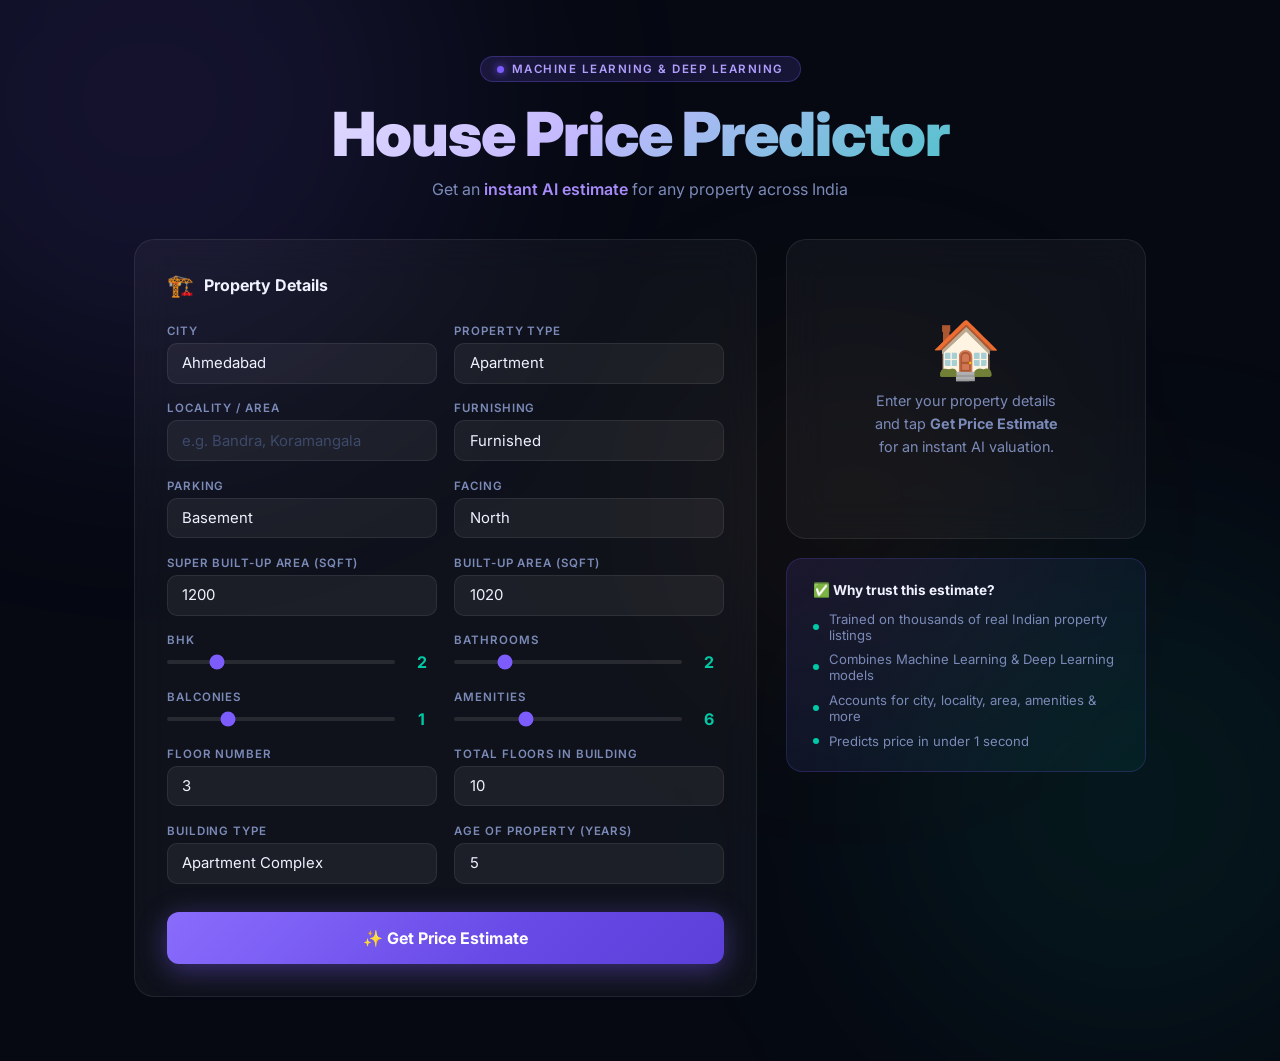
<file: index.html>
<!DOCTYPE html>
<html lang="en">

<head>
  <meta charset="UTF-8" />
  <meta name="viewport" content="width=device-width, initial-scale=1.0" />
  <title>House Price Predictor System</title>
  <link href="https://fonts.googleapis.com/css2?family=Inter:wght@300;400;500;600;700;800;900&display=swap"
    rel="stylesheet" />
  <style>
    *,
    *::before,
    *::after {
      box-sizing: border-box;
      margin: 0;
      padding: 0;
    }

    :root {
      --bg: #060912;
      --surface: rgba(255, 255, 255, 0.04);
      --border: rgba(255, 255, 255, 0.08);
      --accent: #7c5cfc;
      --gold: #f5a623;
      --teal: #00c9a7;
      --text: #f0f2ff;
      --muted: #7b8ab8;
      --input: rgba(255, 255, 255, 0.055);
      --radius: 14px;
    }

    body {
      font-family: 'Inter', sans-serif;
      background: var(--bg);
      color: var(--text);
      min-height: 100vh;
      overflow-x: hidden;
    }

    .bg-orbs {
      position: fixed;
      inset: 0;
      pointer-events: none;
      z-index: 0;
    }

    .orb {
      position: absolute;
      border-radius: 50%;
      filter: blur(120px);
      animation: float 12s ease-in-out infinite alternate;
    }

    .orb1 {
      width: 600px;
      height: 600px;
      background: rgba(124, 92, 252, 0.12);
      top: -200px;
      left: -150px;
      animation-duration: 14s;
    }

    .orb2 {
      width: 500px;
      height: 500px;
      background: rgba(0, 201, 167, 0.08);
      bottom: -150px;
      right: -100px;
      animation-duration: 10s;
    }

    .orb3 {
      width: 300px;
      height: 300px;
      background: rgba(245, 166, 35, 0.07);
      top: 40%;
      left: 55%;
      animation-duration: 18s;
    }

    @keyframes float {
      from {
        transform: translate(0, 0) scale(1);
      }

      to {
        transform: translate(30px, 30px) scale(1.08);
      }
    }

    header {
      position: relative;
      z-index: 10;
      text-align: center;
      padding: 3.5rem 1.5rem 2.5rem;
    }

    .tag {
      display: inline-flex;
      align-items: center;
      gap: 8px;
      background: rgba(124, 92, 252, 0.15);
      border: 1px solid rgba(124, 92, 252, 0.3);
      border-radius: 30px;
      padding: 5px 16px;
      font-size: 0.72rem;
      letter-spacing: 1.5px;
      color: #b09fff;
      font-weight: 600;
      text-transform: uppercase;
      margin-bottom: 1.2rem;
    }

    .tag-dot {
      width: 7px;
      height: 7px;
      background: #7c5cfc;
      border-radius: 50%;
      box-shadow: 0 0 8px #7c5cfc;
      animation: pulse 2s ease-in-out infinite;
    }

    @keyframes pulse {

      0%,
      100% {
        opacity: 1;
      }

      50% {
        opacity: 0.4;
      }
    }

    h1 {
      font-size: clamp(2.2rem, 5vw, 3.8rem);
      font-weight: 900;
      line-height: 1.1;
      background: linear-gradient(135deg, #ffffff 0%, #c4b8ff 45%, #00c9a7 100%);
      -webkit-background-clip: text;
      -webkit-text-fill-color: transparent;
      background-clip: text;
      letter-spacing: -1px;
    }

    .subtitle {
      margin-top: 0.7rem;
      font-size: 1rem;
      color: var(--muted);
      font-weight: 400;
    }

    .subtitle span {
      color: #a78bfa;
      font-weight: 600;
    }

    .page {
      position: relative;
      z-index: 10;
      max-width: 1060px;
      margin: 0 auto;
      padding: 0 1.5rem 4rem;
      display: grid;
      grid-template-columns: 1fr 360px;
      gap: 1.8rem;
      align-items: start;
    }

    @media (max-width: 860px) {
      .page {
        grid-template-columns: 1fr;
      }
    }

    .card {
      background: var(--surface);
      border: 1px solid var(--border);
      border-radius: 20px;
      padding: 2rem 2rem;
      backdrop-filter: blur(20px);
    }

    .card-head {
      font-size: 1rem;
      font-weight: 700;
      margin-bottom: 1.6rem;
      display: flex;
      align-items: center;
      gap: 10px;
    }

    .card-head .ico {
      font-size: 1.35rem;
    }

    .grid {
      display: grid;
      grid-template-columns: 1fr 1fr;
      gap: 1.1rem;
    }

    @media (max-width: 520px) {
      .grid {
        grid-template-columns: 1fr;
      }
    }

    .field {
      display: flex;
      flex-direction: column;
      gap: 5px;
    }

    .field label {
      font-size: 0.72rem;
      color: var(--muted);
      font-weight: 600;
      text-transform: uppercase;
      letter-spacing: 0.9px;
    }

    input,
    select {
      background: var(--input);
      border: 1px solid var(--border);
      border-radius: 10px;
      color: var(--text);
      font-family: 'Inter', sans-serif;
      font-size: 0.93rem;
      padding: 0.65rem 0.9rem;
      outline: none;
      width: 100%;
      transition: border 0.2s, box-shadow 0.2s;
      -webkit-appearance: none;
    }

    select option {
      background: #111827;
    }

    input:focus,
    select:focus {
      border-color: var(--accent);
      box-shadow: 0 0 0 3px rgba(124, 92, 252, 0.18);
    }

    input::placeholder {
      color: #3d4a6a;
    }

    .slider-row {
      display: flex;
      align-items: center;
      gap: 12px;
    }

    input[type=range] {
      flex: 1;
      -webkit-appearance: none;
      height: 4px;
      background: rgba(255, 255, 255, 0.1);
      border-radius: 99px;
      outline: none;
      padding: 0;
      border: none;
      cursor: pointer;
      accent-color: var(--accent);
    }

    .sval {
      min-width: 30px;
      text-align: center;
      font-weight: 700;
      font-size: 1rem;
      color: var(--teal);
    }

    .btn {
      width: 100%;
      margin-top: 1.8rem;
      padding: 1rem;
      border: none;
      border-radius: 12px;
      cursor: pointer;
      font-family: 'Inter', sans-serif;
      font-size: 1rem;
      font-weight: 700;
      color: #fff;
      background: linear-gradient(135deg, #7c5cfc 0%, #5b3fd8 100%);
      box-shadow: 0 6px 28px rgba(124, 92, 252, 0.42);
      transition: transform 0.18s, box-shadow 0.18s;
      position: relative;
      overflow: hidden;
    }

    .btn::after {
      content: '';
      position: absolute;
      inset: 0;
      background: linear-gradient(135deg, rgba(255, 255, 255, 0.1) 0%, transparent 60%);
      pointer-events: none;
    }

    .btn:hover {
      transform: translateY(-2px);
      box-shadow: 0 10px 38px rgba(124, 92, 252, 0.55);
    }

    .btn:active {
      transform: translateY(0);
    }

    .btn.loading {
      opacity: 0.75;
      pointer-events: none;
    }

    .btn .spin-wrap {
      display: none;
    }

    .btn.loading .btn-label {
      opacity: 0;
    }

    .btn.loading .spin-wrap {
      display: flex;
      position: absolute;
      inset: 0;
      align-items: center;
      justify-content: center;
    }

    .spin {
      width: 22px;
      height: 22px;
      border: 3px solid rgba(255, 255, 255, 0.25);
      border-top-color: #fff;
      border-radius: 50%;
      animation: spin 0.8s linear infinite;
    }

    @keyframes spin {
      to {
        transform: rotate(360deg);
      }
    }

    .result-side {
      position: sticky;
      top: 1.4rem;
      display: flex;
      flex-direction: column;
      gap: 1.2rem;
    }

    .result-card {
      background: var(--surface);
      border: 1px solid var(--border);
      border-radius: 20px;
      padding: 2rem 1.8rem;
      backdrop-filter: blur(20px);
      min-height: 300px;
      display: flex;
      flex-direction: column;
      align-items: center;
      justify-content: center;
      text-align: center;
    }

    .idle-state {
      display: flex;
      flex-direction: column;
      align-items: center;
      gap: 12px;
    }

    .idle-house {
      font-size: 3.5rem;
      line-height: 1;
      animation: bob 3s ease-in-out infinite;
    }

    @keyframes bob {

      0%,
      100% {
        transform: translateY(0);
      }

      50% {
        transform: translateY(-8px);
      }
    }

    .idle-text {
      color: var(--muted);
      font-size: 0.9rem;
      max-width: 200px;
      line-height: 1.6;
    }

    .res-state {
      display: none;
      width: 100%;
      flex-direction: column;
      align-items: center;
      gap: 6px;
    }

    .res-state.show {
      display: flex;
    }

    .res-label {
      font-size: 0.72rem;
      color: var(--muted);
      text-transform: uppercase;
      letter-spacing: 1.2px;
    }

    .res-price {
      font-size: clamp(2rem, 5vw, 2.9rem);
      font-weight: 900;
      letter-spacing: -1px;
      background: linear-gradient(135deg, #b09fff 0%, #00c9a7 100%);
      -webkit-background-clip: text;
      -webkit-text-fill-color: transparent;
      background-clip: text;
      animation: pop 0.4s cubic-bezier(0.175, 0.885, 0.32, 1.275);
    }

    @keyframes pop {
      from {
        transform: scale(0.75);
        opacity: 0;
      }

      to {
        transform: scale(1);
        opacity: 1;
      }
    }

    .res-sub {
      font-size: 0.83rem;
      color: var(--muted);
      margin-bottom: 1rem;
    }

    .res-rows {
      width: 100%;
      border-top: 1px solid var(--border);
      padding-top: 1.2rem;
      display: flex;
      flex-direction: column;
      gap: 0.8rem;
      text-align: left;
    }

    .res-row {
      display: flex;
      justify-content: space-between;
      align-items: center;
    }

    .res-row .lbl {
      color: var(--muted);
      font-size: 0.82rem;
    }

    .res-row .val {
      font-weight: 700;
      font-size: 0.92rem;
    }

    .info-card {
      background: linear-gradient(135deg, rgba(124, 92, 252, 0.12), rgba(0, 201, 167, 0.06));
      border: 1px solid rgba(124, 92, 252, 0.2);
      border-radius: 16px;
      padding: 1.4rem 1.6rem;
    }

    .info-card h3 {
      font-size: 0.85rem;
      font-weight: 700;
      margin-bottom: 0.8rem;
    }

    .info-items {
      display: flex;
      flex-direction: column;
      gap: 0.55rem;
    }

    .info-item {
      display: flex;
      align-items: center;
      gap: 10px;
      font-size: 0.82rem;
      color: var(--muted);
    }

    .info-item .dot {
      width: 6px;
      height: 6px;
      background: var(--teal);
      border-radius: 50%;
      flex-shrink: 0;
    }

    .err-box {
      width: 100%;
      background: rgba(255, 80, 80, 0.1);
      border: 1px solid rgba(255, 80, 80, 0.25);
      border-radius: 10px;
      padding: 0.9rem 1.1rem;
      color: #ff7070;
      font-size: 0.86rem;
      margin-top: 1rem;
      display: none;
      text-align: left;
    }

    .err-box.show {
      display: block;
    }
  </style>
</head>

<body>

  <div class="bg-orbs">
    <div class="orb orb1"></div>
    <div class="orb orb2"></div>
    <div class="orb orb3"></div>
  </div>

  <header>
    <div class="tag"><span class="tag-dot"></span> Machine Learning &amp; Deep Learning</div>
    <h1>House Price Predictor</h1>
    <p class="subtitle">Get an <span>instant AI estimate</span> for any property across India</p>
  </header>

  <div class="page">

    <div class="card">
      <div class="card-head"><span class="ico">🏗️</span> Property Details</div>

      <form id="form">
        <div class="grid">

          <div class="field">
            <label>City</label>
            <select id="city">
              <option>Ahmedabad</option><option>Bengaluru</option><option>Chennai</option><option>Delhi NCR</option><option>Hyderabad</option><option>Kolkata</option><option>Mumbai</option><option>Pune</option>
            </select>
          </div>

          <div class="field">
            <label>Property Type</label>
            <select id="property_type">
              <option>Apartment</option><option>Builder Floor</option><option>Independent House</option><option>Penthouse</option><option>Row House</option><option>Studio</option><option>Villa</option>
            </select>
          </div>

          <div class="field">
            <label>Locality / Area</label>
            <input type="text" id="locality" placeholder="e.g. Bandra, Koramangala" />
          </div>

          <div class="field">
            <label>Furnishing</label>
            <select id="furnishing">
              <option>Furnished</option><option>Semi-Furnished</option><option>Unfurnished</option>
            </select>
          </div>

          <div class="field">
            <label>Parking</label>
            <select id="parking">
              <option>Basement</option><option>Covered</option><option>Open</option><option>Stilt</option>
            </select>
          </div>

          <div class="field">
            <label>Facing</label>
            <select id="facing">
              <option>North</option><option>South</option><option>East</option><option>West</option><option>North-East</option><option>North-West</option><option>South-East</option><option>South-West</option>
            </select>
          </div>

          <div class="field">
            <label>Super Built-Up Area (sqft)</label>
            <input type="number" id="super_area" value="1200" min="200" max="15000" oninput="syncArea(this.value)" />
          </div>

          <div class="field">
            <label>Built-Up Area (sqft)</label>
            <input type="number" id="buildup_area" value="1020" min="150" max="12000" />
          </div>

          <div class="field">
            <label>BHK</label>
            <div class="slider-row">
              <input type="range" id="bhk" min="1" max="6" value="2"
                oninput="document.getElementById('bhk_v').textContent=this.value" />
              <span class="sval" id="bhk_v">2</span>
            </div>
          </div>

          <div class="field">
            <label>Bathrooms</label>
            <div class="slider-row">
              <input type="range" id="bathrooms" min="1" max="6" value="2"
                oninput="document.getElementById('bath_v').textContent=this.value" />
              <span class="sval" id="bath_v">2</span>
            </div>
          </div>

          <div class="field">
            <label>Balconies</label>
            <div class="slider-row">
              <input type="range" id="balconies" min="0" max="4" value="1"
                oninput="document.getElementById('bal_v').textContent=this.value" />
              <span class="sval" id="bal_v">1</span>
            </div>
          </div>

          <div class="field">
            <label>Amenities</label>
            <div class="slider-row">
              <input type="range" id="amenities" min="0" max="20" value="6"
                oninput="document.getElementById('am_v').textContent=this.value" />
              <span class="sval" id="am_v">6</span>
            </div>
          </div>

          <div class="field">
            <label>Floor Number</label>
            <input type="number" id="floor" value="3" min="0" max="100" />
          </div>

          <div class="field">
            <label>Total Floors in Building</label>
            <input type="number" id="total_floors" value="10" min="1" max="100" />
          </div>

          <div class="field">
            <label>Building Type</label>
            <select id="building_type">
              <option>Apartment Complex</option><option>Bungalow</option><option>Gated Community</option><option>Independent</option><option>Society</option><option>Township</option>
            </select>
          </div>

          <div class="field">
            <label>Age of Property (Years)</label>
            <input type="number" id="age" value="5" min="0" max="80" />
          </div>

        </div>

        <button type="submit" class="btn" id="btn">
          <span class="btn-label">✨ Get Price Estimate</span>
          <span class="spin-wrap">
            <div class="spin"></div>
          </span>
        </button>

        <div class="err-box" id="err"></div>
      </form>
    </div>

    <div class="result-side">

      <div class="result-card">
        <div class="idle-state" id="idle">
          <div class="idle-house">🏠</div>
          <p class="idle-text">Enter your property details and tap <strong>Get Price Estimate</strong> for an instant AI
            valuation.</p>
        </div>

        <div class="res-state" id="result">
          <div class="res-label">Estimated Market Value</div>
          <div class="res-price" id="r-price"></div>
          <div class="res-sub" id="r-sub"></div>
          <div class="res-rows">
            <div class="res-row"><span class="lbl">In Lakhs</span><span class="val" id="r-lakh"></span></div>
            <div class="res-row"><span class="lbl">In Rupees</span><span class="val" id="r-inr"></span></div>
            <div class="res-row"><span class="lbl">Price per sqft</span><span class="val" id="r-sqft"></span></div>
          </div>
        </div>
      </div>

      <div class="info-card">
        <h3>✅ Why trust this estimate?</h3>
        <div class="info-items">
          <div class="info-item"><span class="dot"></span>Trained on thousands of real Indian property listings</div>
          <div class="info-item"><span class="dot"></span>Combines Machine Learning &amp; Deep Learning models</div>
          <div class="info-item"><span class="dot"></span>Accounts for city, locality, area, amenities &amp; more</div>
          <div class="info-item"><span class="dot"></span>Predicts price in under 1 second</div>
        </div>
      </div>

    </div>
  </div>

  <script>
    function syncArea(v) {
      document.getElementById('buildup_area').value = Math.round(v * 0.85);
    }

    document.getElementById('form').addEventListener('submit', async (e) => {
      e.preventDefault();
      const btn = document.getElementById('btn');
      const err = document.getElementById('err');
      btn.classList.add('loading');
      err.classList.remove('show');

      const payload = {
        city: document.getElementById('city').value,
        locality: document.getElementById('locality').value || 'Unknown',
        property_type: document.getElementById('property_type').value,
        bhk: document.getElementById('bhk').value,
        bathrooms: document.getElementById('bathrooms').value,
        balconies: document.getElementById('balconies').value,
        super_area: document.getElementById('super_area').value,
        buildup_area: document.getElementById('buildup_area').value,
        furnishing: document.getElementById('furnishing').value,
        parking: document.getElementById('parking').value,
        floor: document.getElementById('floor').value,
        total_floors: document.getElementById('total_floors').value,
        age: document.getElementById('age').value,
        amenities: document.getElementById('amenities').value,
        facing: document.getElementById('facing').value,
        building_type: document.getElementById('building_type').value,
      };

      try {
        const res = await fetch('https://jarvisai1234-house-price-prediction-india.hf.space/predict', {
          method: 'POST', headers: { 'Content-Type': 'application/json' },
          body: JSON.stringify(payload)
        });
        const data = await res.json();
        if (data.error) throw new Error(data.error);

        const area = parseFloat(payload.super_area) || 1;
        const crore = data.price_crore;
        const lakh = data.price_lakh;
        const inr = data.price_inr;

        document.getElementById('r-price').textContent =
          crore >= 1 ? `₹ ${crore.toFixed(2)} Cr` : `₹ ${lakh.toFixed(2)} L`;
        document.getElementById('r-sub').textContent =
          crore >= 1 ? `₹ ${lakh.toFixed(0)} Lakhs` : `₹ ${Math.round(inr).toLocaleString('en-IN')}`;
        document.getElementById('r-lakh').textContent = `₹ ${lakh.toFixed(2)} L`;
        document.getElementById('r-inr').textContent = `₹ ${Math.round(inr).toLocaleString('en-IN')}`;
        document.getElementById('r-sqft').textContent = `₹ ${Math.round(inr / area).toLocaleString('en-IN')} / sqft`;

        document.getElementById('idle').style.display = 'none';
        document.getElementById('result').classList.add('show');
      } catch (ex) {
        err.textContent = '⚠ ' + ex.message;
        err.classList.add('show');
      } finally {
        btn.classList.remove('loading');
      }
    });
  </script>
</body>

</html>
</file>
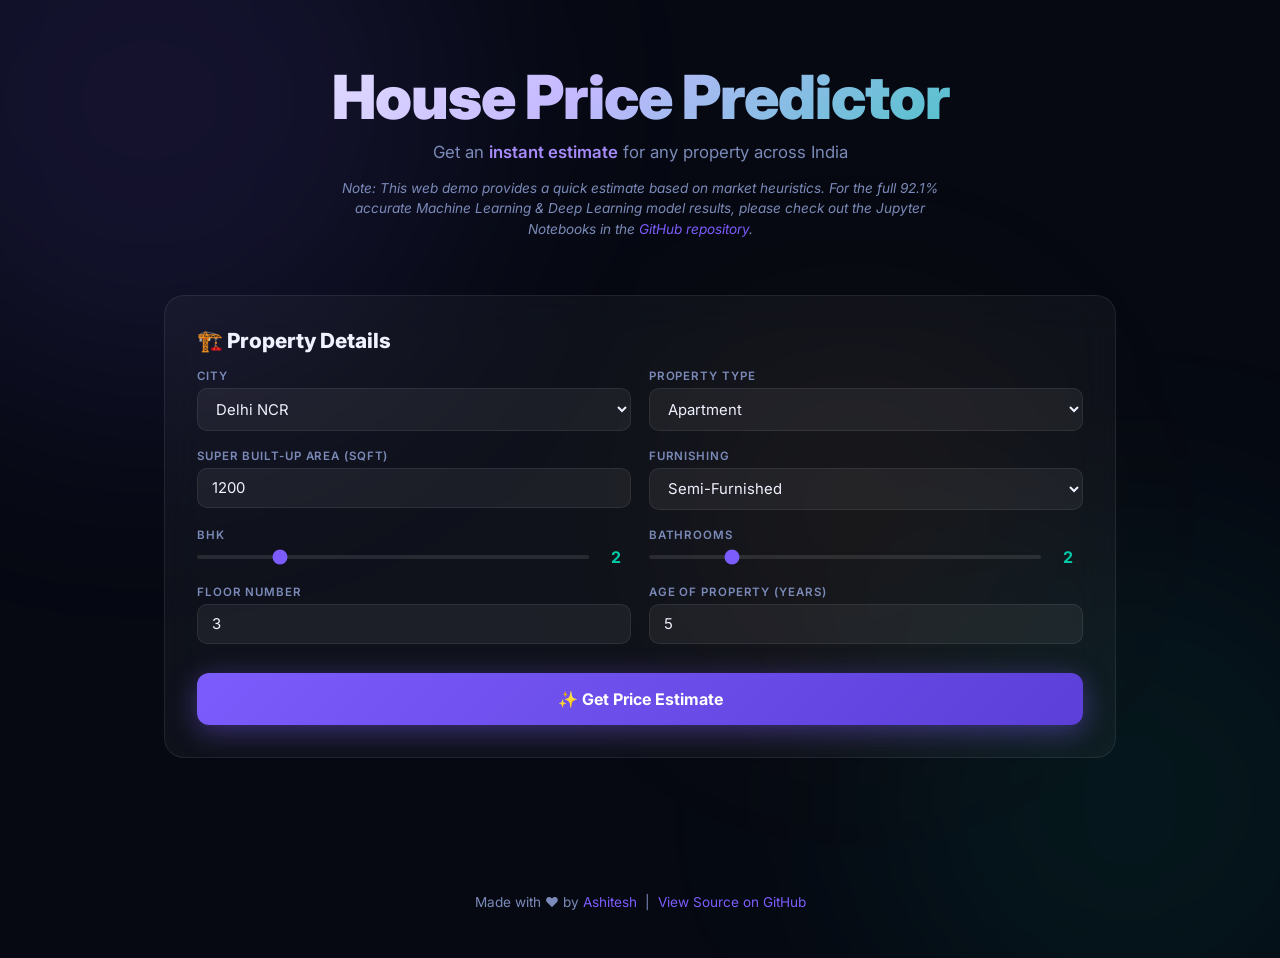
<file: docs/index.html>
<!DOCTYPE html>
<html lang="en">

<head>
    <meta charset="UTF-8" />
    <meta name="viewport" content="width=device-width, initial-scale=1.0" />
    <title>House Price Predictor — AI Powered</title>
    <link href="https://fonts.googleapis.com/css2?family=Inter:wght@300;400;500;600;700;800;900&display=swap"
        rel="stylesheet" />
    <style>
        *,
        *::before,
        *::after {
            box-sizing: border-box;
            margin: 0;
            padding: 0;
        }

        :root {
            --bg: #060912;
            --surface: rgba(255, 255, 255, 0.04);
            --border: rgba(255, 255, 255, 0.08);
            --accent: #7c5cfc;
            --teal: #00c9a7;
            --text: #f0f2ff;
            --muted: #7b8ab8;
        }

        body {
            font-family: 'Inter', sans-serif;
            background: var(--bg);
            color: var(--text);
            min-height: 100vh;
            overflow-x: hidden;
        }

        .bg-orbs {
            position: fixed;
            inset: 0;
            pointer-events: none;
            z-index: 0;
        }

        .orb {
            position: absolute;
            border-radius: 50%;
            filter: blur(120px);
            animation: float 12s ease-in-out infinite alternate;
        }

        .orb1 {
            width: 600px;
            height: 600px;
            background: rgba(124, 92, 252, 0.12);
            top: -200px;
            left: -150px;
            animation-duration: 14s;
        }

        .orb2 {
            width: 500px;
            height: 500px;
            background: rgba(0, 201, 167, 0.08);
            bottom: -150px;
            right: -100px;
            animation-duration: 10s;
        }

        .orb3 {
            width: 300px;
            height: 300px;
            background: rgba(245, 166, 35, 0.07);
            top: 40%;
            left: 55%;
            animation-duration: 18s;
        }

        @keyframes float {
            from {
                transform: translate(0, 0) scale(1);
            }

            to {
                transform: translate(30px, 30px) scale(1.08);
            }
        }

        header {
            position: relative;
            z-index: 10;
            text-align: center;
            padding: 4rem 1.5rem 2rem;
        }

        .tag {
            display: inline-flex;
            align-items: center;
            gap: 8px;
            background: rgba(124, 92, 252, 0.15);
            border: 1px solid rgba(124, 92, 252, 0.3);
            border-radius: 30px;
            padding: 5px 16px;
            font-size: 0.72rem;
            letter-spacing: 1.5px;
            color: #b09fff;
            font-weight: 600;
            text-transform: uppercase;
            margin-bottom: 1.2rem;
        }

        .tag-dot {
            width: 7px;
            height: 7px;
            background: #7c5cfc;
            border-radius: 50%;
            box-shadow: 0 0 8px #7c5cfc;
            animation: pulse 2s ease-in-out infinite;
        }

        @keyframes pulse {

            0%,
            100% {
                opacity: 1;
            }

            50% {
                opacity: 0.4;
            }
        }

        h1 {
            font-size: clamp(2.2rem, 5vw, 3.8rem);
            font-weight: 900;
            line-height: 1.1;
            background: linear-gradient(135deg, #fff 0%, #c4b8ff 45%, #00c9a7 100%);
            -webkit-background-clip: text;
            -webkit-text-fill-color: transparent;
            background-clip: text;
            letter-spacing: -1px;
        }

        .subtitle {
            margin-top: 0.7rem;
            font-size: 1.05rem;
            color: var(--muted);
        }

        .subtitle span {
            color: #a78bfa;
            font-weight: 600;
        }

        .container {
            position: relative;
            z-index: 10;
            max-width: 1000px;
            margin: 0 auto;
            padding: 0 1.5rem 4rem;
        }

        .card {
            background: var(--surface);
            border: 1px solid var(--border);
            border-radius: 20px;
            padding: 2rem;
            backdrop-filter: blur(20px);
            margin-bottom: 1.5rem;
        }

        .card h2 {
            font-size: 1.3rem;
            font-weight: 800;
            margin-bottom: 1rem;
            display: flex;
            align-items: center;
            gap: 10px;
        }

        .grid {
            display: grid;
            grid-template-columns: 1fr 1fr;
            gap: 1.1rem;
        }

        @media (max-width: 600px) {
            .grid {
                grid-template-columns: 1fr;
            }
        }

        .field {
            display: flex;
            flex-direction: column;
            gap: 5px;
        }

        .field label {
            font-size: 0.72rem;
            color: var(--muted);
            font-weight: 600;
            text-transform: uppercase;
            letter-spacing: 0.9px;
        }

        input,
        select {
            background: rgba(255, 255, 255, 0.055);
            border: 1px solid var(--border);
            border-radius: 10px;
            color: var(--text);
            font-family: 'Inter', sans-serif;
            font-size: 0.93rem;
            padding: 0.65rem 0.9rem;
            outline: none;
            width: 100%;
            transition: border 0.2s, box-shadow 0.2s;
        }

        select option {
            background: #111827;
        }

        input:focus,
        select:focus {
            border-color: var(--accent);
            box-shadow: 0 0 0 3px rgba(124, 92, 252, 0.18);
        }

        .slider-row {
            display: flex;
            align-items: center;
            gap: 12px;
        }

        input[type=range] {
            flex: 1;
            -webkit-appearance: none;
            height: 4px;
            background: rgba(255, 255, 255, 0.1);
            border-radius: 99px;
            outline: none;
            padding: 0;
            border: none;
            cursor: pointer;
            accent-color: var(--accent);
        }

        .sval {
            min-width: 30px;
            text-align: center;
            font-weight: 700;
            font-size: 1rem;
            color: var(--teal);
        }

        .btn {
            width: 100%;
            margin-top: 1.8rem;
            padding: 1rem;
            border: none;
            border-radius: 12px;
            cursor: pointer;
            font-family: 'Inter', sans-serif;
            font-size: 1rem;
            font-weight: 700;
            color: #fff;
            background: linear-gradient(135deg, #7c5cfc, #5b3fd8);
            box-shadow: 0 6px 28px rgba(124, 92, 252, 0.42);
            transition: transform 0.18s, box-shadow 0.18s;
            position: relative;
            overflow: hidden;
        }

        .btn:hover {
            transform: translateY(-2px);
            box-shadow: 0 10px 38px rgba(124, 92, 252, 0.55);
        }

        .result-card {
            background: linear-gradient(135deg, rgba(124, 92, 252, 0.12), rgba(0, 201, 167, 0.06));
            border: 1px solid rgba(124, 92, 252, 0.2);
            border-radius: 20px;
            padding: 2.5rem;
            text-align: center;
            display: none;
            margin-top: 1.5rem;
        }

        .result-card.show {
            display: block;
            animation: pop 0.4s cubic-bezier(0.175, 0.885, 0.32, 1.275);
        }

        @keyframes pop {
            from {
                transform: scale(0.75);
                opacity: 0;
            }

            to {
                transform: scale(1);
                opacity: 1;
            }
        }

        .res-label {
            font-size: 0.72rem;
            color: var(--muted);
            text-transform: uppercase;
            letter-spacing: 1.2px;
        }

        .res-price {
            font-size: clamp(2rem, 5vw, 3rem);
            font-weight: 900;
            letter-spacing: -1px;
            background: linear-gradient(135deg, #b09fff, #00c9a7);
            -webkit-background-clip: text;
            -webkit-text-fill-color: transparent;
            background-clip: text;
            margin: 0.5rem 0;
        }

        .res-sub {
            font-size: 0.9rem;
            color: var(--muted);
        }

        .stats-grid {
            display: grid;
            grid-template-columns: repeat(4, 1fr);
            gap: 1rem;
            margin-top: 2rem;
        }

        @media (max-width: 700px) {
            .stats-grid {
                grid-template-columns: 1fr 1fr;
            }
        }

        .stat {
            background: var(--surface);
            border: 1px solid var(--border);
            border-radius: 16px;
            padding: 1.5rem 1rem;
            text-align: center;
            backdrop-filter: blur(20px);
        }

        .stat-val {
            font-size: 1.8rem;
            font-weight: 900;
            background: linear-gradient(135deg, #b09fff, #00c9a7);
            -webkit-background-clip: text;
            -webkit-text-fill-color: transparent;
            background-clip: text;
        }

        .stat-label {
            font-size: 0.75rem;
            color: var(--muted);
            margin-top: 0.3rem;
            text-transform: uppercase;
            letter-spacing: 1px;
        }

        .info-card {
            background: var(--surface);
            border: 1px solid var(--border);
            border-radius: 16px;
            padding: 1.4rem 1.6rem;
            margin-top: 1.5rem;
        }

        .info-card h3 {
            font-size: 0.85rem;
            font-weight: 700;
            margin-bottom: 0.8rem;
        }

        .info-items {
            display: flex;
            flex-direction: column;
            gap: 0.55rem;
        }

        .info-item {
            display: flex;
            align-items: center;
            gap: 10px;
            font-size: 0.82rem;
            color: var(--muted);
        }

        .info-item .dot {
            width: 6px;
            height: 6px;
            background: var(--teal);
            border-radius: 50%;
            flex-shrink: 0;
        }

        footer {
            text-align: center;
            padding: 3rem 1rem;
            color: var(--muted);
            font-size: 0.85rem;
            position: relative;
            z-index: 10;
        }

        footer a {
            color: var(--accent);
            text-decoration: none;
        }
    </style>
</head>

<body>
    <div class="bg-orbs">
        <div class="orb orb1"></div>
        <div class="orb orb2"></div>
        <div class="orb orb3"></div>
    </div>

    <header>
        <h1>House Price Predictor</h1>
        <p class="subtitle">Get an <span>instant estimate</span> for any property across India</p>
        <p
            style="font-size: 0.85rem; color: var(--muted); margin-top: 1rem; max-width: 600px; margin-left: auto; margin-right: auto; line-height: 1.5;">
            <em>Note: This web demo provides a quick estimate based on market heuristics. For the full 92.1% accurate
                Machine Learning & Deep Learning model results, please check out the Jupyter Notebooks in the <a
                    href="https://github.com/AshiteshSingh/House-price-prediction"
                    style="color: var(--accent); text-decoration: none;">GitHub repository</a>.</em>
        </p>
    </header>

    <div class="container">

        <div class="card" style="margin-top: 1.5rem;">
            <h2>🏗️ Property Details</h2>
            <form id="form">
                <div class="grid">
                    <div class="field">
                        <label>City</label>
                        <select id="city">
                            <option>Ahmedabad</option>
                            <option>Bengaluru</option>
                            <option>Chennai</option>
                            <option selected>Delhi NCR</option>
                            <option>Hyderabad</option>
                            <option>Kolkata</option>
                            <option>Mumbai</option>
                            <option>Pune</option>
                        </select>
                    </div>
                    <div class="field">
                        <label>Property Type</label>
                        <select id="property_type">
                            <option selected>Apartment</option>
                            <option>Builder Floor</option>
                            <option>Independent House</option>
                            <option>Penthouse</option>
                            <option>Row House</option>
                            <option>Studio</option>
                            <option>Villa</option>
                        </select>
                    </div>
                    <div class="field">
                        <label>Super Built-Up Area (sqft)</label>
                        <input type="number" id="super_area" value="1200" min="200" max="15000" />
                    </div>
                    <div class="field">
                        <label>Furnishing</label>
                        <select id="furnishing">
                            <option>Furnished</option>
                            <option selected>Semi-Furnished</option>
                            <option>Unfurnished</option>
                        </select>
                    </div>
                    <div class="field">
                        <label>BHK</label>
                        <div class="slider-row">
                            <input type="range" id="bhk" min="1" max="6" value="2"
                                oninput="document.getElementById('bhk_v').textContent=this.value" />
                            <span class="sval" id="bhk_v">2</span>
                        </div>
                    </div>
                    <div class="field">
                        <label>Bathrooms</label>
                        <div class="slider-row">
                            <input type="range" id="bathrooms" min="1" max="6" value="2"
                                oninput="document.getElementById('bath_v').textContent=this.value" />
                            <span class="sval" id="bath_v">2</span>
                        </div>
                    </div>
                    <div class="field">
                        <label>Floor Number</label>
                        <input type="number" id="floor" value="3" min="0" max="100" />
                    </div>
                    <div class="field">
                        <label>Age of Property (Years)</label>
                        <input type="number" id="age" value="5" min="0" max="80" />
                    </div>
                </div>
                <button type="submit" class="btn">✨ Get Price Estimate</button>
            </form>
        </div>

        <div class="result-card" id="result">
            <div class="res-label">Estimated Market Value</div>
            <div class="res-price" id="r-price"></div>
            <div class="res-sub" id="r-sub"></div>
        </div>

    </div>

    <footer>
        Made with ❤️ by <a href="https://github.com/AshiteshSingh">Ashitesh</a> &nbsp;|&nbsp;
        <a href="https://github.com/AshiteshSingh/House-price-prediction">View Source on GitHub</a>
    </footer>

    <script>
        const basePrices = {
            'Ahmedabad': 4500, 'Bengaluru': 7500, 'Chennai': 6800, 'Delhi NCR': 8500,
            'Hyderabad': 6200, 'Kolkata': 5000, 'Mumbai': 15000, 'Pune': 7000
        };
        const typeMultiplier = {
            'Apartment': 1.0, 'Builder Floor': 0.85, 'Independent House': 1.2,
            'Penthouse': 1.8, 'Row House': 1.1, 'Studio': 0.7, 'Villa': 1.6
        };
        const furnishMultiplier = { 'Furnished': 1.15, 'Semi-Furnished': 1.0, 'Unfurnished': 0.88 };

        document.getElementById('form').addEventListener('submit', function (e) {
            e.preventDefault();
            const city = document.getElementById('city').value;
            const type = document.getElementById('property_type').value;
            const area = parseFloat(document.getElementById('super_area').value) || 1200;
            const furnish = document.getElementById('furnishing').value;
            const bhk = parseInt(document.getElementById('bhk').value);
            const bath = parseInt(document.getElementById('bathrooms').value);
            const floor = parseInt(document.getElementById('floor').value);
            const age = parseInt(document.getElementById('age').value);

            let pricePerSqft = basePrices[city] || 7000;
            pricePerSqft *= typeMultiplier[type] || 1.0;
            pricePerSqft *= furnishMultiplier[furnish] || 1.0;
            pricePerSqft *= (1 + (bhk - 2) * 0.08);
            pricePerSqft *= (1 + Math.min(floor, 20) * 0.005);
            pricePerSqft *= (1 - Math.min(age, 30) * 0.008);
            pricePerSqft *= (0.95 + Math.random() * 0.1);

            const totalPrice = pricePerSqft * area;
            const crore = totalPrice / 1e7;
            const lakh = totalPrice / 1e5;

            const display = crore >= 1
                ? `₹ ${crore.toFixed(2)} Cr`
                : `₹ ${lakh.toFixed(2)} L`;
            const sub = crore >= 1
                ? `₹ ${lakh.toFixed(0)} Lakhs | ₹ ${Math.round(pricePerSqft).toLocaleString('en-IN')}/sqft`
                : `₹ ${Math.round(totalPrice).toLocaleString('en-IN')} | ₹ ${Math.round(pricePerSqft).toLocaleString('en-IN')}/sqft`;

            document.getElementById('r-price').textContent = display;
            document.getElementById('r-sub').textContent = sub;
            document.getElementById('result').classList.add('show');
        });
    </script>
</body>

</html>
</file>
